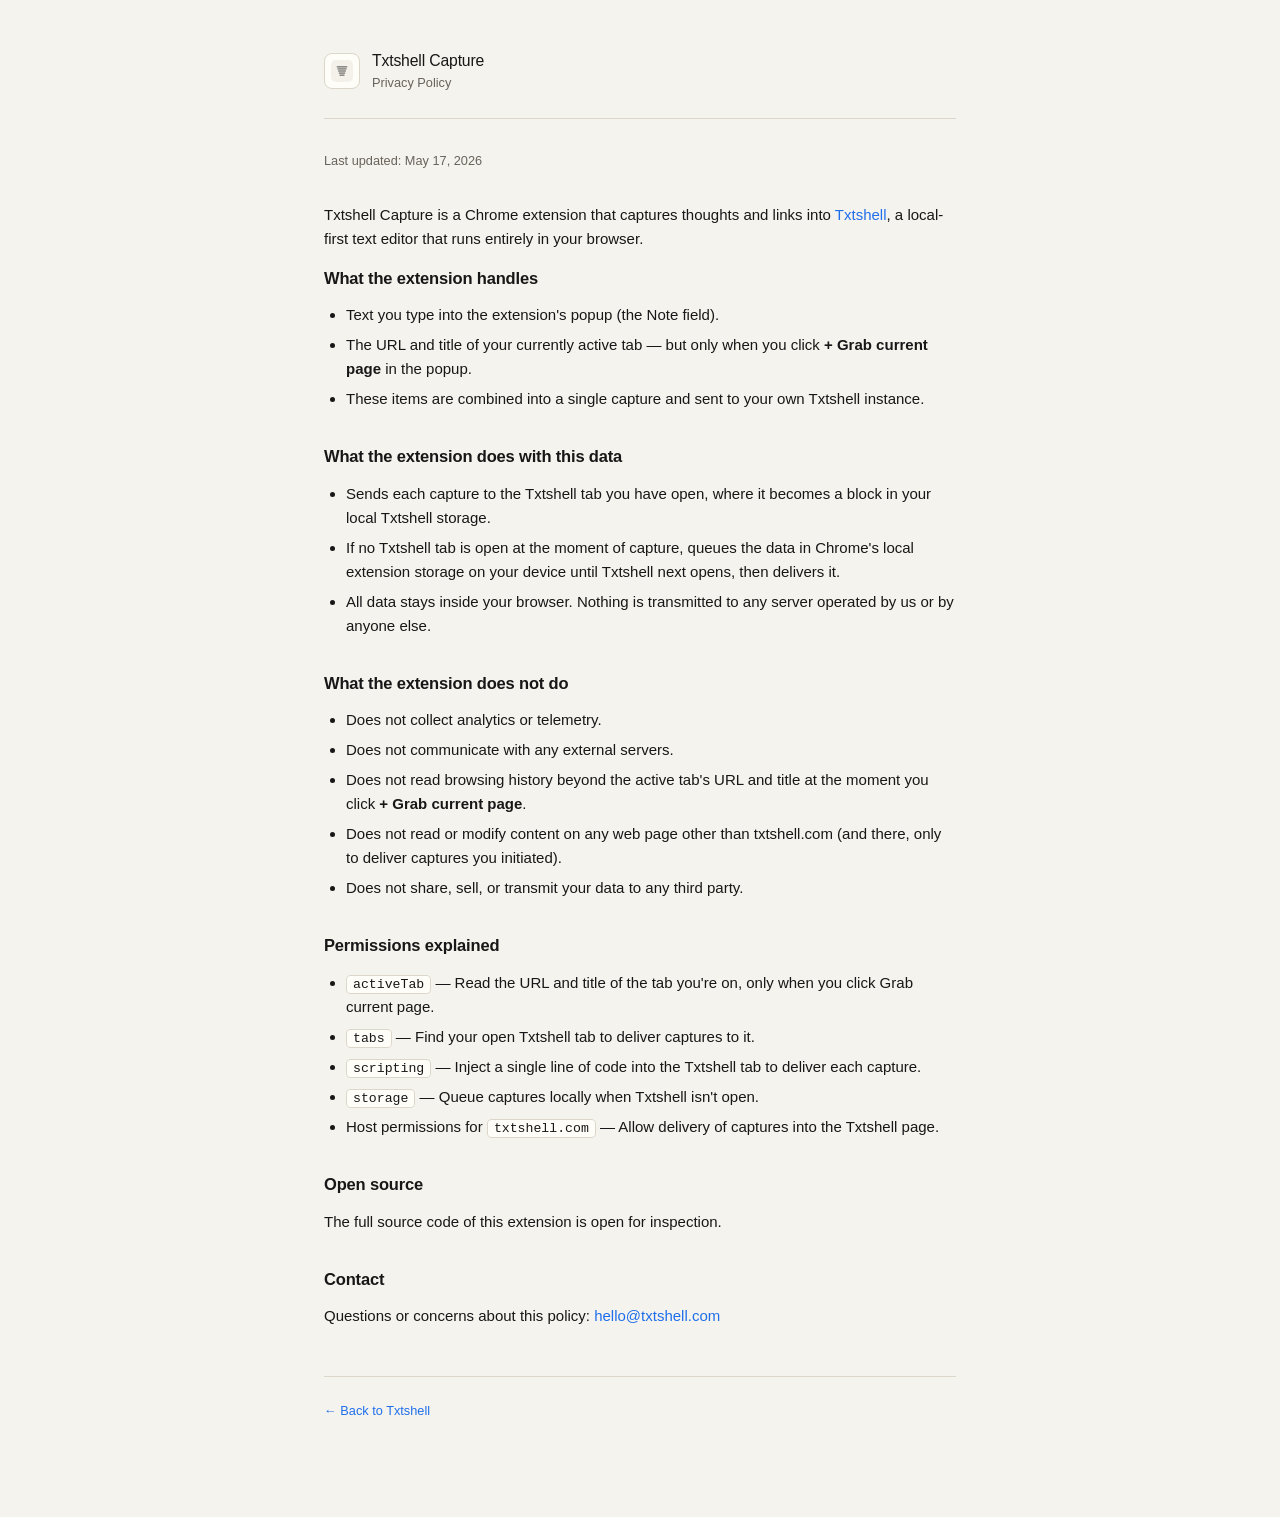
<file: privacy-extension.html>
<!DOCTYPE html>
<html lang="en">
<head>
  <meta charset="UTF-8">
  <meta name="viewport" content="width=device-width, initial-scale=1.0">
  <title>Privacy Policy — Txtshell Capture</title>
  <link rel="icon" type="image/svg+xml" href="logo-shell.svg">
  <style>
    :root {
      color-scheme: light;
      --bg: #f5f3ee;
      --paper: #fffdf8;
      --ink: #171717;
      --muted: #68635b;
      --line: #ddd6ca;
      --accent: #1f6feb;
      --font-sans: -apple-system, BlinkMacSystemFont, "Segoe UI", sans-serif;
      --font-mono: "SFMono-Regular", "Menlo", "Consolas", monospace;
    }

    @media (prefers-color-scheme: dark) {
      :root {
        color-scheme: dark;
        --bg: #121212;
        --paper: #1b1b1b;
        --ink: #f3f0e8;
        --muted: #b0a89d;
        --line: #2b2b2b;
        --accent: #7fb2ff;
      }
    }

    * { box-sizing: border-box; }

    html, body {
      margin: 0;
      background: var(--bg);
      color: var(--ink);
      font-family: var(--font-sans);
      font-size: 15px;
      line-height: 1.6;
    }

    .page {
      max-width: 680px;
      margin: 0 auto;
      padding: 48px 24px 96px;
    }

    .header {
      display: flex;
      align-items: center;
      gap: 12px;
      margin-bottom: 32px;
      padding-bottom: 24px;
      border-bottom: 1px solid var(--line);
    }

    .header a {
      display: flex;
      align-items: center;
      gap: 12px;
      color: var(--ink);
      text-decoration: none;
    }

    .header svg {
      width: 36px;
      height: 36px;
      border-radius: 8px;
      background: var(--paper);
      border: 1px solid var(--line);
      padding: 6px;
    }

    .header h1 {
      font-size: 1.05rem;
      font-weight: 500;
      margin: 0;
      letter-spacing: -0.01em;
    }

    .header .subtitle {
      color: var(--muted);
      font-size: 0.85rem;
    }

    h2 {
      font-size: 1.1rem;
      font-weight: 600;
      margin: 32px 0 12px;
      letter-spacing: -0.01em;
    }

    h2:first-of-type {
      margin-top: 8px;
    }

    .meta {
      color: var(--muted);
      font-size: 0.85rem;
      margin-bottom: 32px;
    }

    p {
      margin: 0 0 14px;
    }

    ul {
      margin: 0 0 14px;
      padding-left: 22px;
    }

    li {
      margin-bottom: 6px;
    }

    code, .perm {
      font-family: var(--font-mono);
      font-size: 0.88em;
      background: var(--paper);
      border: 1px solid var(--line);
      border-radius: 4px;
      padding: 1px 6px;
    }

    a {
      color: var(--accent);
      text-decoration: none;
    }

    a:hover {
      text-decoration: underline;
    }

    .footer {
      margin-top: 48px;
      padding-top: 24px;
      border-top: 1px solid var(--line);
      color: var(--muted);
      font-size: 0.85rem;
    }
  </style>
</head>
<body>
  <main class="page">
    <div class="header">
      <a href="/">
        <svg viewBox="0 0 128 128" xmlns="http://www.w3.org/2000/svg" aria-hidden="true">
          <rect width="128" height="128" rx="28" fill="#F4F1EA"/>
          <line x1="36" y1="40" x2="92" y2="40" stroke="#1E1E1E" stroke-width="4.5" stroke-linecap="round"/>
          <line x1="40" y1="52" x2="88" y2="52" stroke="#1E1E1E" stroke-width="4.5" stroke-linecap="round"/>
          <line x1="44" y1="64" x2="84" y2="64" stroke="#1E1E1E" stroke-width="4.5" stroke-linecap="round"/>
          <line x1="48" y1="76" x2="80" y2="76" stroke="#1E1E1E" stroke-width="4.5" stroke-linecap="round"/>
          <line x1="52" y1="88" x2="76" y2="88" stroke="#1E1E1E" stroke-width="4.5" stroke-linecap="round"/>
        </svg>
        <div>
          <h1>Txtshell Capture</h1>
          <div class="subtitle">Privacy Policy</div>
        </div>
      </a>
    </div>

    <p class="meta">Last updated: May 17, 2026</p>

    <p>
      Txtshell Capture is a Chrome extension that captures thoughts and links into
      <a href="https://txtshell.com">Txtshell</a>, a local-first text editor that runs entirely in your browser.
    </p>

    <h2>What the extension handles</h2>
    <ul>
      <li>Text you type into the extension's popup (the Note field).</li>
      <li>The URL and title of your currently active tab — but only when you click <strong>+ Grab current page</strong> in the popup.</li>
      <li>These items are combined into a single capture and sent to your own Txtshell instance.</li>
    </ul>

    <h2>What the extension does with this data</h2>
    <ul>
      <li>Sends each capture to the Txtshell tab you have open, where it becomes a block in your local Txtshell storage.</li>
      <li>If no Txtshell tab is open at the moment of capture, queues the data in Chrome's local extension storage on your device until Txtshell next opens, then delivers it.</li>
      <li>All data stays inside your browser. Nothing is transmitted to any server operated by us or by anyone else.</li>
    </ul>

    <h2>What the extension does not do</h2>
    <ul>
      <li>Does not collect analytics or telemetry.</li>
      <li>Does not communicate with any external servers.</li>
      <li>Does not read browsing history beyond the active tab's URL and title at the moment you click <strong>+ Grab current page</strong>.</li>
      <li>Does not read or modify content on any web page other than txtshell.com (and there, only to deliver captures you initiated).</li>
      <li>Does not share, sell, or transmit your data to any third party.</li>
    </ul>

    <h2>Permissions explained</h2>
    <ul>
      <li><span class="perm">activeTab</span> — Read the URL and title of the tab you're on, only when you click Grab current page.</li>
      <li><span class="perm">tabs</span> — Find your open Txtshell tab to deliver captures to it.</li>
      <li><span class="perm">scripting</span> — Inject a single line of code into the Txtshell tab to deliver each capture.</li>
      <li><span class="perm">storage</span> — Queue captures locally when Txtshell isn't open.</li>
      <li>Host permissions for <code>txtshell.com</code> — Allow delivery of captures into the Txtshell page.</li>
    </ul>

    <h2>Open source</h2>
    <p>The full source code of this extension is open for inspection.</p>

    <h2>Contact</h2>
    <p>Questions or concerns about this policy: <a href="mailto:hello@txtshell.com">hello@txtshell.com</a></p>

    <div class="footer">
      <a href="/">← Back to Txtshell</a>
    </div>
  </main>
</body>
</html>
</file>
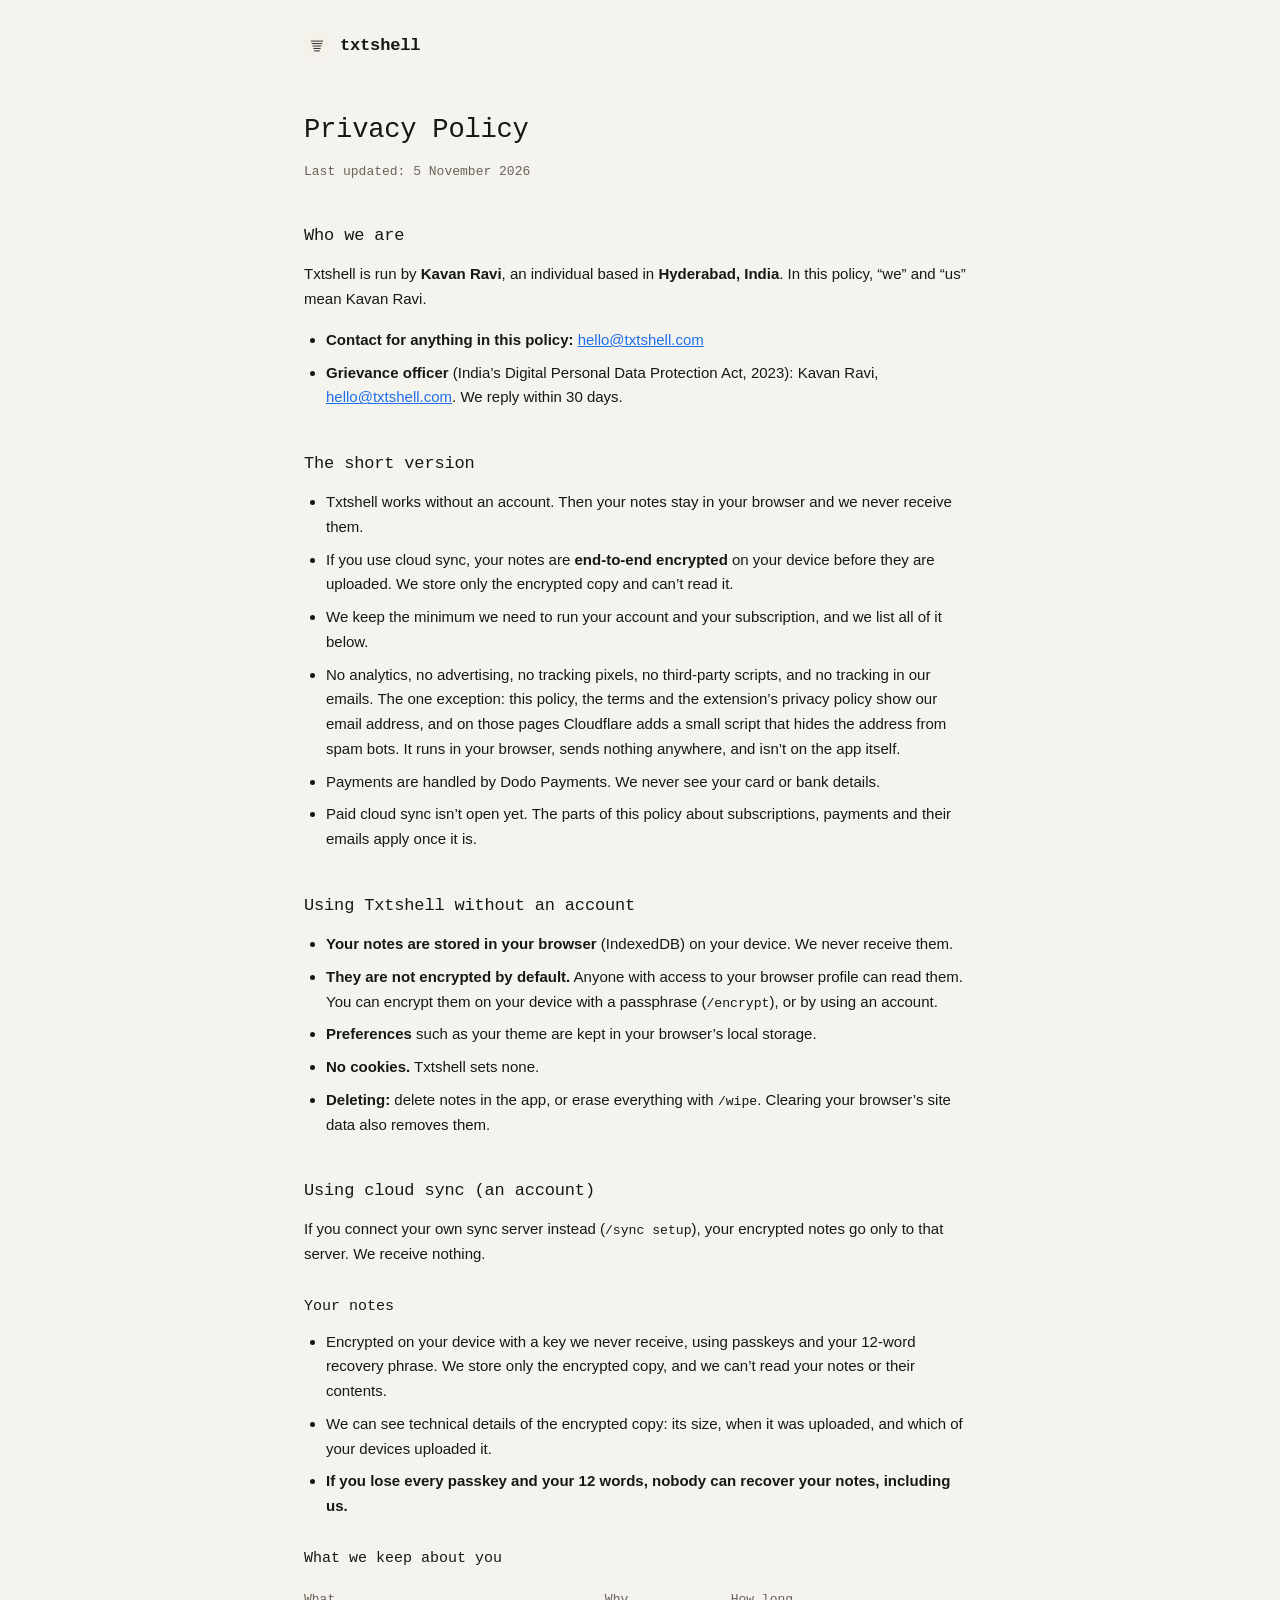
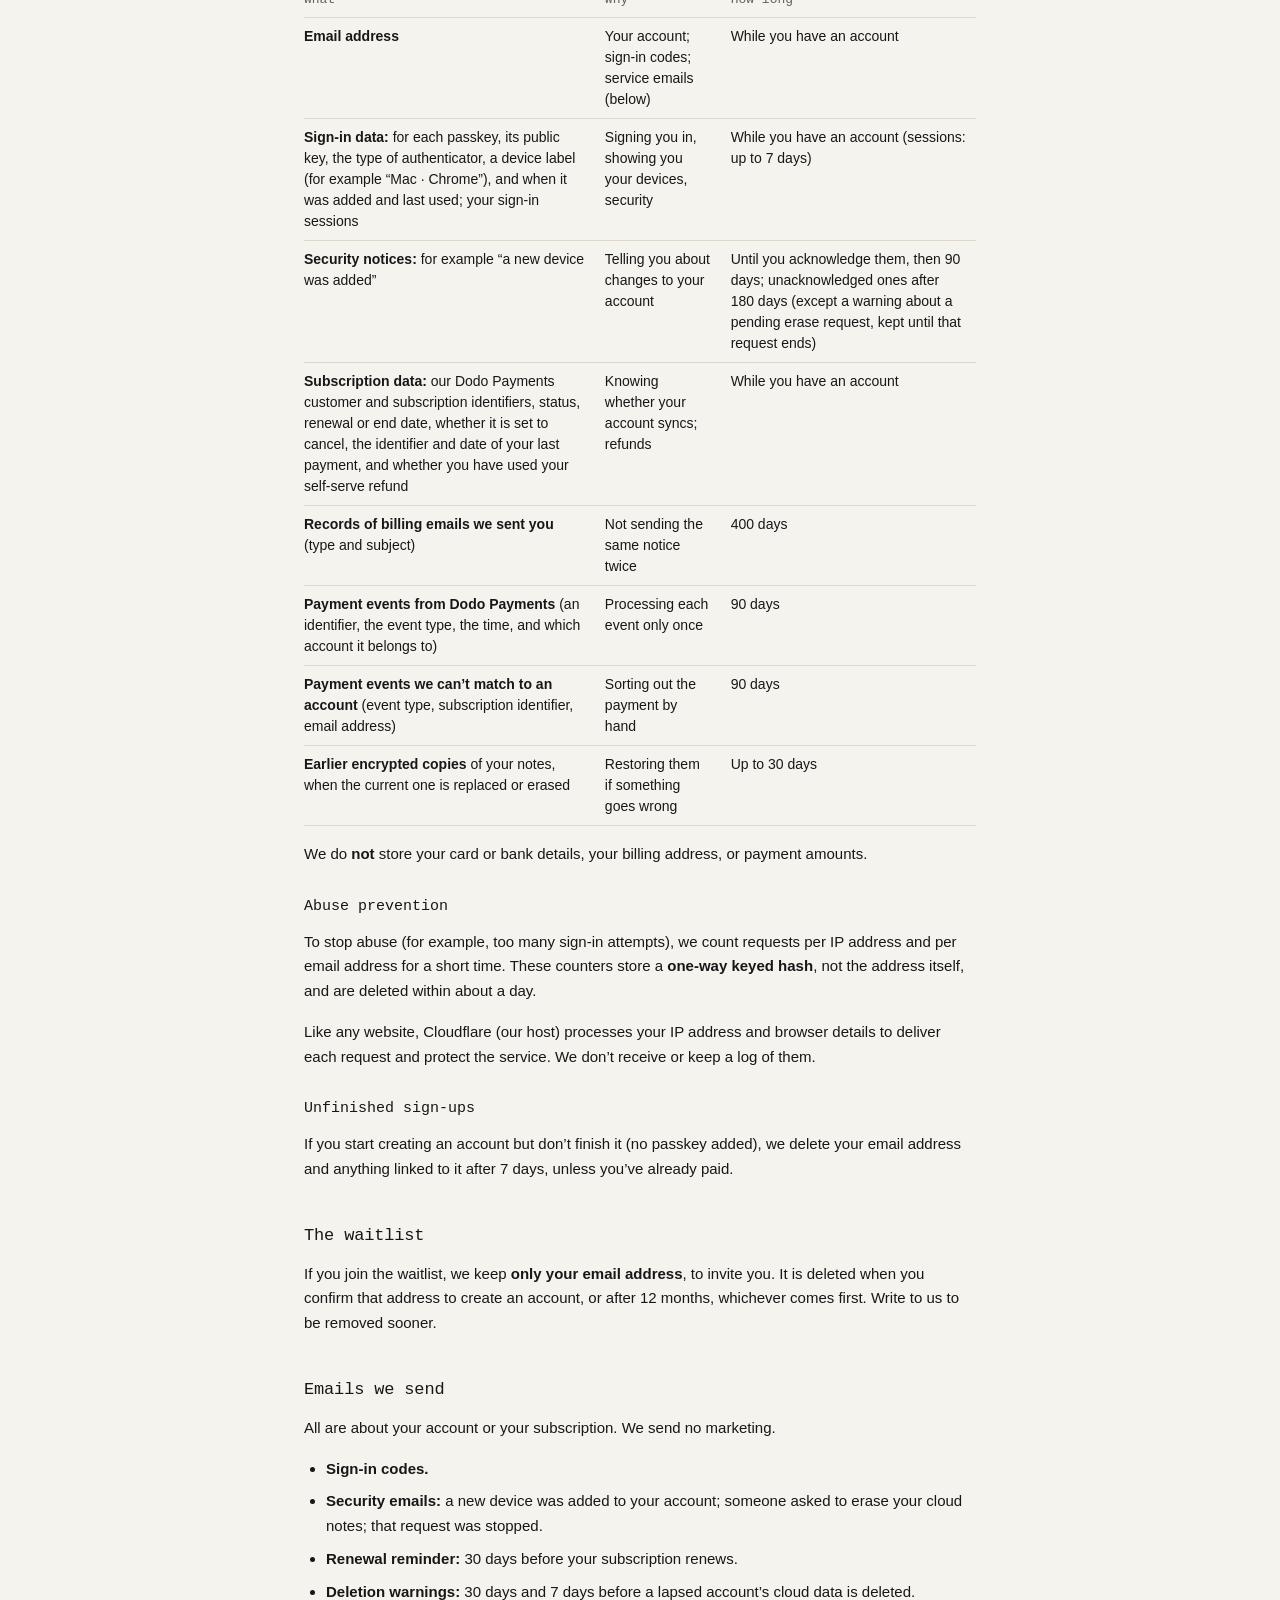
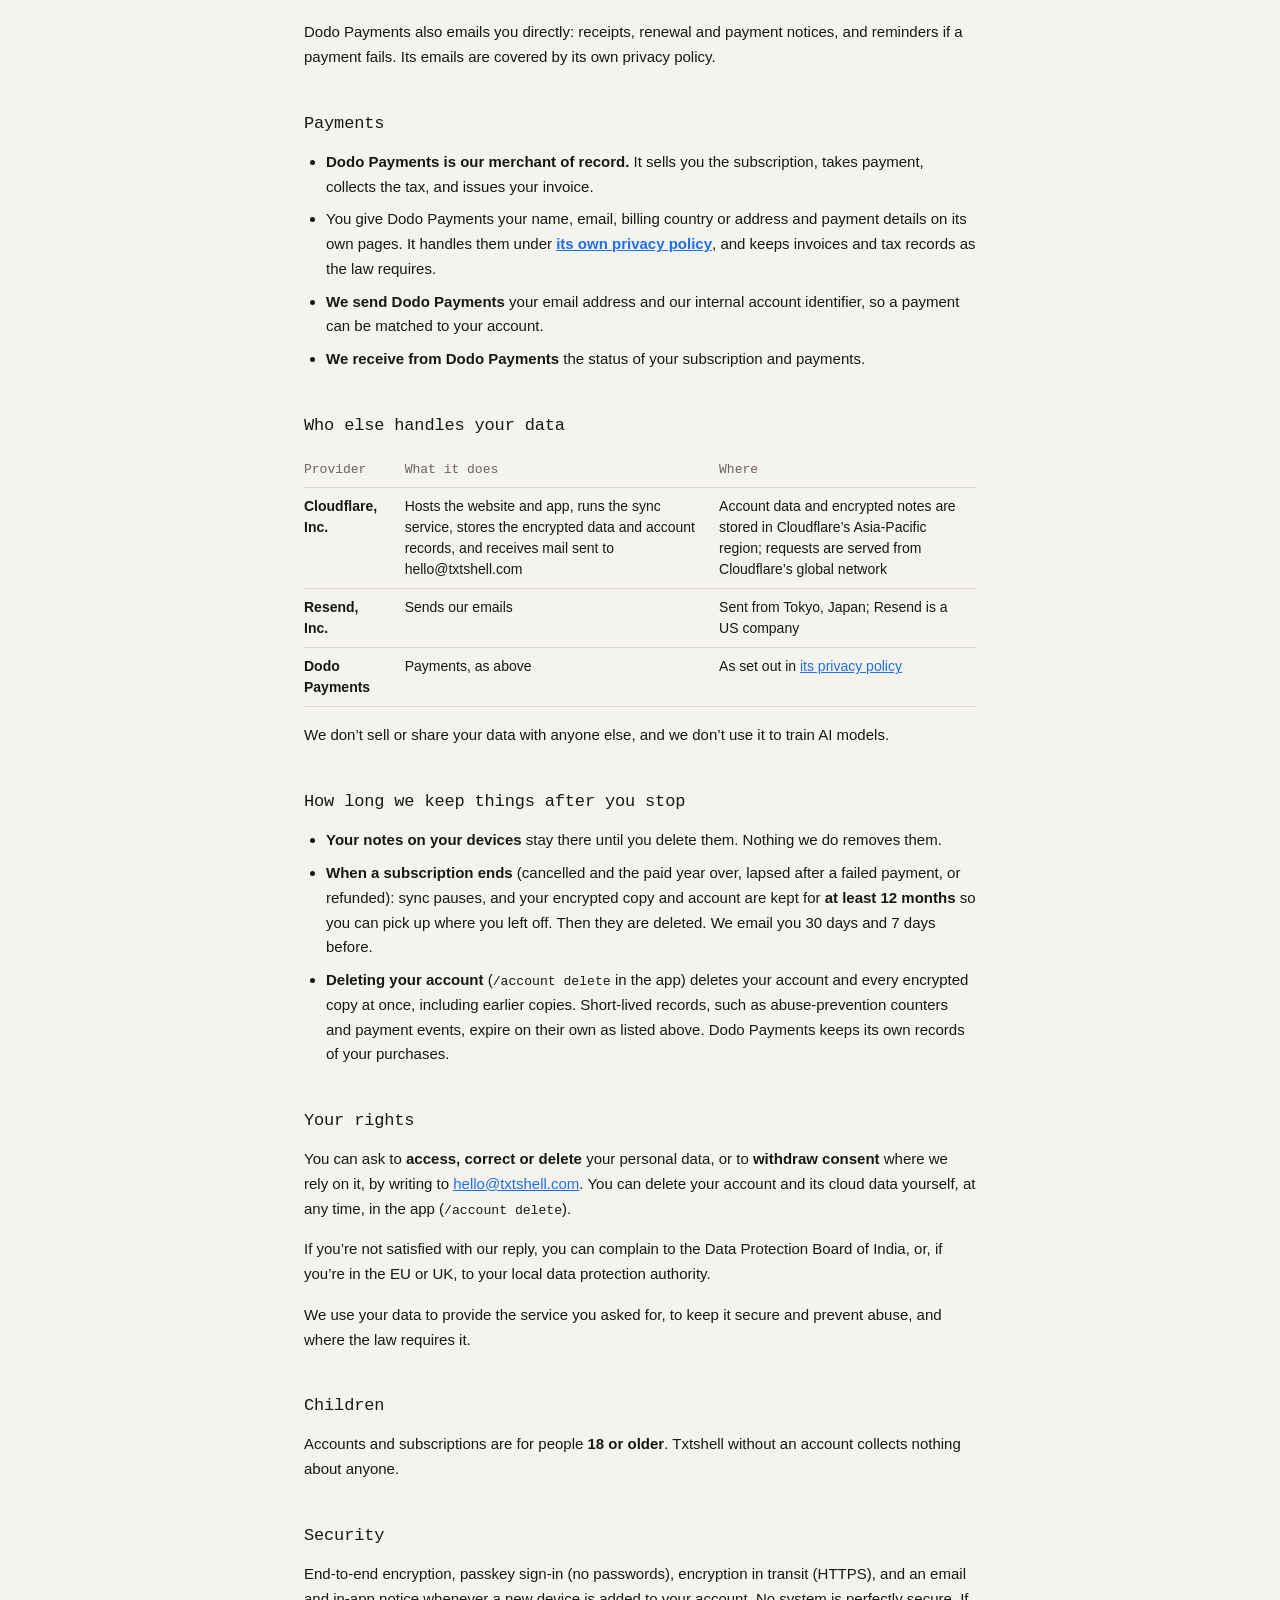
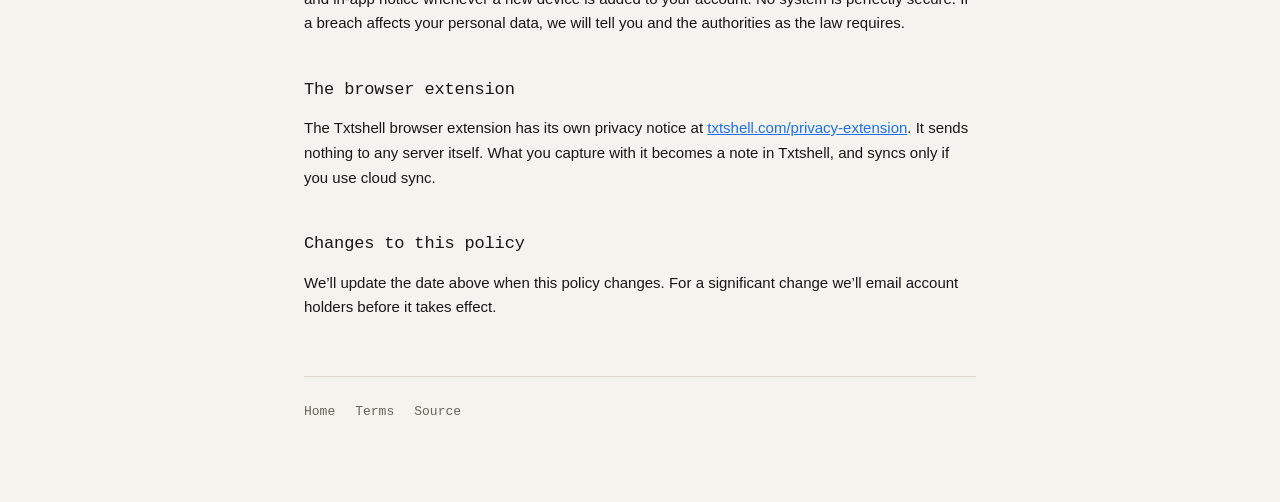
<file: privacy.html>
<!DOCTYPE html>
<html lang="en">
<head>
<meta charset="UTF-8" />
<meta name="viewport" content="width=device-width, initial-scale=1.0" />
<title>Privacy Policy — Txtshell</title>
<meta name="description" content="How Txtshell handles your data: what we keep, why, and for how long." />
<link rel="icon" type="image/svg+xml" href="/logo-shell.svg" />
<script>
  // Apply the app's saved theme before first paint (key must match THEME_KEY in app.js).
  try {
    var t = localStorage.getItem("txtshell-theme-v1");
    if (t === "dark" || t === "light") document.documentElement.setAttribute("data-theme", t);
  } catch (e) {}
</script>
<style>
  :root {
    color-scheme: light;
    --bg: #f5f3ee; --paper: #fffdf8; --ink: #171717; --muted: #68635b;
    --line: #ddd6ca; --accent: #1f6feb; --radius: 10px;
    --font-sans: -apple-system, BlinkMacSystemFont, "Segoe UI", sans-serif;
    --font-mono: "SFMono-Regular", "Menlo", "Consolas", monospace;
  }
  /* Dark palette mirrors body[data-theme="dark"] in the app's styles.css. The
     app's saved theme (localStorage, applied to <html> by the script below)
     wins; with no saved choice we follow the OS. */
  @media (prefers-color-scheme: dark) {
    :root:not([data-theme="light"]) {
      color-scheme: dark;
      --bg: #121212; --paper: #1b1b1b; --ink: #f3f0e8; --muted: #b0a89d;
      --line: #2b2b2b; --accent: #7fb2ff;
    }
  }
  :root[data-theme="dark"] {
    color-scheme: dark;
    --bg: #121212; --paper: #1b1b1b; --ink: #f3f0e8; --muted: #b0a89d;
    --line: #2b2b2b; --accent: #7fb2ff;
  }
  * { box-sizing: border-box; margin: 0; padding: 0; }
  body { background: var(--bg); color: var(--ink); font-family: var(--font-sans); line-height: 1.65; -webkit-font-smoothing: antialiased; }
  .wrap { max-width: 720px; margin: 0 auto; padding: 32px 24px 80px; }
  .brand { display: flex; align-items: center; gap: 10px; font-family: var(--font-mono); font-weight: 600; font-size: 1.0625rem; letter-spacing: -0.01em; margin-bottom: 48px; text-decoration: none; color: var(--ink); }
  .brand img { width: 26px; height: 26px; border-radius: 7px; }
  h1 { font-family: var(--font-mono); font-weight: 500; font-size: clamp(1.35rem, 2.4vw, 1.7rem); letter-spacing: -0.01em; margin-bottom: 8px; }
  .updated { font-family: var(--font-mono); font-size: 0.8125rem; color: var(--muted); margin-bottom: 40px; }
  h2 { font-family: var(--font-mono); font-weight: 500; font-size: 1.0625rem; margin: 40px 0 12px; letter-spacing: -0.01em; }
  p { margin: 0 0 16px; font-size: 0.9375rem; }
  ul { margin: 0 0 16px; padding-left: 22px; }
  li { font-size: 0.9375rem; margin-bottom: 8px; }
  strong { font-weight: 600; }
  a { color: var(--accent); }
  .lead { font-size: 1.0625rem; color: var(--muted); margin-bottom: 8px; }
  .note { font-family: var(--font-mono); font-size: 0.8125rem; color: var(--muted); background: var(--paper); border: 1px solid var(--line); border-left: 2px solid var(--accent); border-radius: var(--radius); padding: 16px 18px; margin: 24px 0; }
  footer { margin-top: 56px; padding-top: 24px; border-top: 1px solid var(--line); font-family: var(--font-mono); font-size: 0.8125rem; color: var(--muted); display: flex; gap: 20px; flex-wrap: wrap; }
  footer a { color: var(--muted); text-decoration: none; }
  footer a:hover { color: var(--ink); }
  h3 { font-family: var(--font-mono); font-weight: 500; font-size: 0.9375rem; margin: 28px 0 10px; }
  code { font-family: var(--font-mono); font-size: 0.875em; }
  .table-wrap { overflow-x: auto; margin: 0 0 16px; }
  table { width: 100%; border-collapse: collapse; font-size: 0.875rem; line-height: 1.5; }
  th, td { text-align: left; vertical-align: top; padding: 8px 10px; border-bottom: 1px solid var(--line); }
  th { font-family: var(--font-mono); font-weight: 500; font-size: 0.8125rem; color: var(--muted); }
  td:first-child, th:first-child { padding-left: 0; }
</style>
</head>
<body>
<div class="wrap">
  <a class="brand" href="/">
    <img src="/logo-shell.svg" alt="" />
    txtshell
  </a>

  <h1>Privacy Policy</h1>
  <p class="updated">Last updated: 5 November 2026</p>

  <h2>Who we are</h2>
  <p>Txtshell is run by <strong>Kavan Ravi</strong>, an individual based in <strong>Hyderabad, India</strong>. In this policy, “we” and “us” mean Kavan Ravi.</p>
  <ul>
    <li><strong>Contact for anything in this policy:</strong> <a href="mailto:hello@txtshell.com">hello@txtshell.com</a></li>
    <li><strong>Grievance officer</strong> (India’s Digital Personal Data Protection Act, 2023): Kavan Ravi, <a href="mailto:hello@txtshell.com">hello@txtshell.com</a>. We reply within 30 days.</li>
  </ul>

  <h2>The short version</h2>
  <ul>
    <li>Txtshell works without an account. Then your notes stay in your browser and we never receive them.</li>
    <li>If you use cloud sync, your notes are <strong>end-to-end encrypted</strong> on your device before they are uploaded. We store only the encrypted copy and can’t read it.</li>
    <li>We keep the minimum we need to run your account and your subscription, and we list all of it below.</li>
    <li>No analytics, no advertising, no tracking pixels, no third-party scripts, and no tracking in our emails. The one exception: this policy, the terms and the extension’s privacy policy show our email address, and on those pages Cloudflare adds a small script that hides the address from spam bots. It runs in your browser, sends nothing anywhere, and isn’t on the app itself.</li>
    <li>Payments are handled by Dodo Payments. We never see your card or bank details.</li>
    <li>Paid cloud sync isn’t open yet. The parts of this policy about subscriptions, payments and their emails apply once it is.</li>
  </ul>

  <h2>Using Txtshell without an account</h2>
  <ul>
    <li><strong>Your notes are stored in your browser</strong> (IndexedDB) on your device. We never receive them.</li>
    <li><strong>They are not encrypted by default.</strong> Anyone with access to your browser profile can read them. You can encrypt them on your device with a passphrase (<code>/encrypt</code>), or by using an account.</li>
    <li><strong>Preferences</strong> such as your theme are kept in your browser’s local storage.</li>
    <li><strong>No cookies.</strong> Txtshell sets none.</li>
    <li><strong>Deleting:</strong> delete notes in the app, or erase everything with <code>/wipe</code>. Clearing your browser’s site data also removes them.</li>
  </ul>

  <h2>Using cloud sync (an account)</h2>
  <p>If you connect your own sync server instead (<code>/sync setup</code>), your encrypted notes go only to that server. We receive nothing.</p>

  <h3>Your notes</h3>
  <ul>
    <li>Encrypted on your device with a key we never receive, using passkeys and your 12-word recovery phrase. We store only the encrypted copy, and we can’t read your notes or their contents.</li>
    <li>We can see technical details of the encrypted copy: its size, when it was uploaded, and which of your devices uploaded it.</li>
    <li><strong>If you lose every passkey and your 12 words, nobody can recover your notes, including us.</strong></li>
  </ul>

  <h3>What we keep about you</h3>
  <div class="table-wrap">
  <table>
    <thead><tr><th>What</th><th>Why</th><th>How long</th></tr></thead>
    <tbody>
      <tr><td><strong>Email address</strong></td><td>Your account; sign-in codes; service emails (below)</td><td>While you have an account</td></tr>
      <tr><td><strong>Sign-in data:</strong> for each passkey, its public key, the type of authenticator, a device label (for example “Mac · Chrome”), and when it was added and last used; your sign-in sessions</td><td>Signing you in, showing you your devices, security</td><td>While you have an account (sessions: up to 7 days)</td></tr>
      <tr><td><strong>Security notices:</strong> for example “a new device was added”</td><td>Telling you about changes to your account</td><td>Until you acknowledge them, then 90 days; unacknowledged ones after 180 days (except a warning about a pending erase request, kept until that request ends)</td></tr>
      <tr><td><strong>Subscription data:</strong> our Dodo Payments customer and subscription identifiers, status, renewal or end date, whether it is set to cancel, the identifier and date of your last payment, and whether you have used your self-serve refund</td><td>Knowing whether your account syncs; refunds</td><td>While you have an account</td></tr>
      <tr><td><strong>Records of billing emails we sent you</strong> (type and subject)</td><td>Not sending the same notice twice</td><td>400 days</td></tr>
      <tr><td><strong>Payment events from Dodo Payments</strong> (an identifier, the event type, the time, and which account it belongs to)</td><td>Processing each event only once</td><td>90 days</td></tr>
      <tr><td><strong>Payment events we can’t match to an account</strong> (event type, subscription identifier, email address)</td><td>Sorting out the payment by hand</td><td>90 days</td></tr>
      <tr><td><strong>Earlier encrypted copies</strong> of your notes, when the current one is replaced or erased</td><td>Restoring them if something goes wrong</td><td>Up to 30 days</td></tr>
    </tbody>
  </table>
  </div>
  <p>We do <strong>not</strong> store your card or bank details, your billing address, or payment amounts.</p>

  <h3>Abuse prevention</h3>
  <p>To stop abuse (for example, too many sign-in attempts), we count requests per IP address and per email address for a short time. These counters store a <strong>one-way keyed hash</strong>, not the address itself, and are deleted within about a day.</p>
  <p>Like any website, Cloudflare (our host) processes your IP address and browser details to deliver each request and protect the service. We don’t receive or keep a log of them.</p>

  <h3>Unfinished sign-ups</h3>
  <p>If you start creating an account but don’t finish it (no passkey added), we delete your email address and anything linked to it after 7 days, unless you’ve already paid.</p>

  <h2>The waitlist</h2>
  <p>If you join the waitlist, we keep <strong>only your email address</strong>, to invite you. It is deleted when you confirm that address to create an account, or after 12 months, whichever comes first. Write to us to be removed sooner.</p>

  <h2>Emails we send</h2>
  <p>All are about your account or your subscription. We send no marketing.</p>
  <ul>
    <li><strong>Sign-in codes.</strong></li>
    <li><strong>Security emails:</strong> a new device was added to your account; someone asked to erase your cloud notes; that request was stopped.</li>
    <li><strong>Renewal reminder:</strong> 30 days before your subscription renews.</li>
    <li><strong>Deletion warnings:</strong> 30 days and 7 days before a lapsed account’s cloud data is deleted.</li>
  </ul>
  <p>Dodo Payments also emails you directly: receipts, renewal and payment notices, and reminders if a payment fails. Its emails are covered by its own privacy policy.</p>

  <h2>Payments</h2>
  <ul>
    <li><strong>Dodo Payments is our merchant of record.</strong> It sells you the subscription, takes payment, collects the tax, and issues your invoice.</li>
    <li>You give Dodo Payments your name, email, billing country or address and payment details on its own pages. It handles them under <strong><a href="https://dodopayments.com/legal/privacy-policy">its own privacy policy</a></strong>, and keeps invoices and tax records as the law requires.</li>
    <li><strong>We send Dodo Payments</strong> your email address and our internal account identifier, so a payment can be matched to your account.</li>
    <li><strong>We receive from Dodo Payments</strong> the status of your subscription and payments.</li>
  </ul>

  <h2>Who else handles your data</h2>
  <div class="table-wrap">
  <table>
    <thead><tr><th>Provider</th><th>What it does</th><th>Where</th></tr></thead>
    <tbody>
      <tr><td><strong>Cloudflare, Inc.</strong></td><td>Hosts the website and app, runs the sync service, stores the encrypted data and account records, and receives mail sent to hello@txtshell.com</td><td>Account data and encrypted notes are stored in Cloudflare’s Asia-Pacific region; requests are served from Cloudflare’s global network</td></tr>
      <tr><td><strong>Resend, Inc.</strong></td><td>Sends our emails</td><td>Sent from Tokyo, Japan; Resend is a US company</td></tr>
      <tr><td><strong>Dodo Payments</strong></td><td>Payments, as above</td><td>As set out in <a href="https://dodopayments.com/legal/privacy-policy">its privacy policy</a></td></tr>
    </tbody>
  </table>
  </div>
  <p>We don’t sell or share your data with anyone else, and we don’t use it to train AI models.</p>

  <h2>How long we keep things after you stop</h2>
  <ul>
    <li><strong>Your notes on your devices</strong> stay there until you delete them. Nothing we do removes them.</li>
    <li><strong>When a subscription ends</strong> (cancelled and the paid year over, lapsed after a failed payment, or refunded): sync pauses, and your encrypted copy and account are kept for <strong>at least 12 months</strong> so you can pick up where you left off. Then they are deleted. We email you 30 days and 7 days before.</li>
    <li><strong>Deleting your account</strong> (<code>/account delete</code> in the app) deletes your account and every encrypted copy at once, including earlier copies. Short-lived records, such as abuse-prevention counters and payment events, expire on their own as listed above. Dodo Payments keeps its own records of your purchases.</li>
  </ul>

  <h2>Your rights</h2>
  <p>You can ask to <strong>access, correct or delete</strong> your personal data, or to <strong>withdraw consent</strong> where we rely on it, by writing to <a href="mailto:hello@txtshell.com">hello@txtshell.com</a>. You can delete your account and its cloud data yourself, at any time, in the app (<code>/account delete</code>).</p>
  <p>If you’re not satisfied with our reply, you can complain to the Data Protection Board of India, or, if you’re in the EU or UK, to your local data protection authority.</p>
  <p>We use your data to provide the service you asked for, to keep it secure and prevent abuse, and where the law requires it.</p>

  <h2>Children</h2>
  <p>Accounts and subscriptions are for people <strong>18 or older</strong>. Txtshell without an account collects nothing about anyone.</p>

  <h2>Security</h2>
  <p>End-to-end encryption, passkey sign-in (no passwords), encryption in transit (HTTPS), and an email and in-app notice whenever a new device is added to your account. No system is perfectly secure. If a breach affects your personal data, we will tell you and the authorities as the law requires.</p>

  <h2>The browser extension</h2>
  <p>The Txtshell browser extension has its own privacy notice at <a href="/privacy-extension.html">txtshell.com/privacy-extension</a>. It sends nothing to any server itself. What you capture with it becomes a note in Txtshell, and syncs only if you use cloud sync.</p>

  <h2>Changes to this policy</h2>
  <p>We’ll update the date above when this policy changes. For a significant change we’ll email account holders before it takes effect.</p>

  <footer>
    <a href="/">Home</a>
    <a href="/terms.html">Terms</a>
    <a href="https://github.com/gitkvn/txtshell">Source</a>
  </footer>
</div>
</body>
</html>
</file>
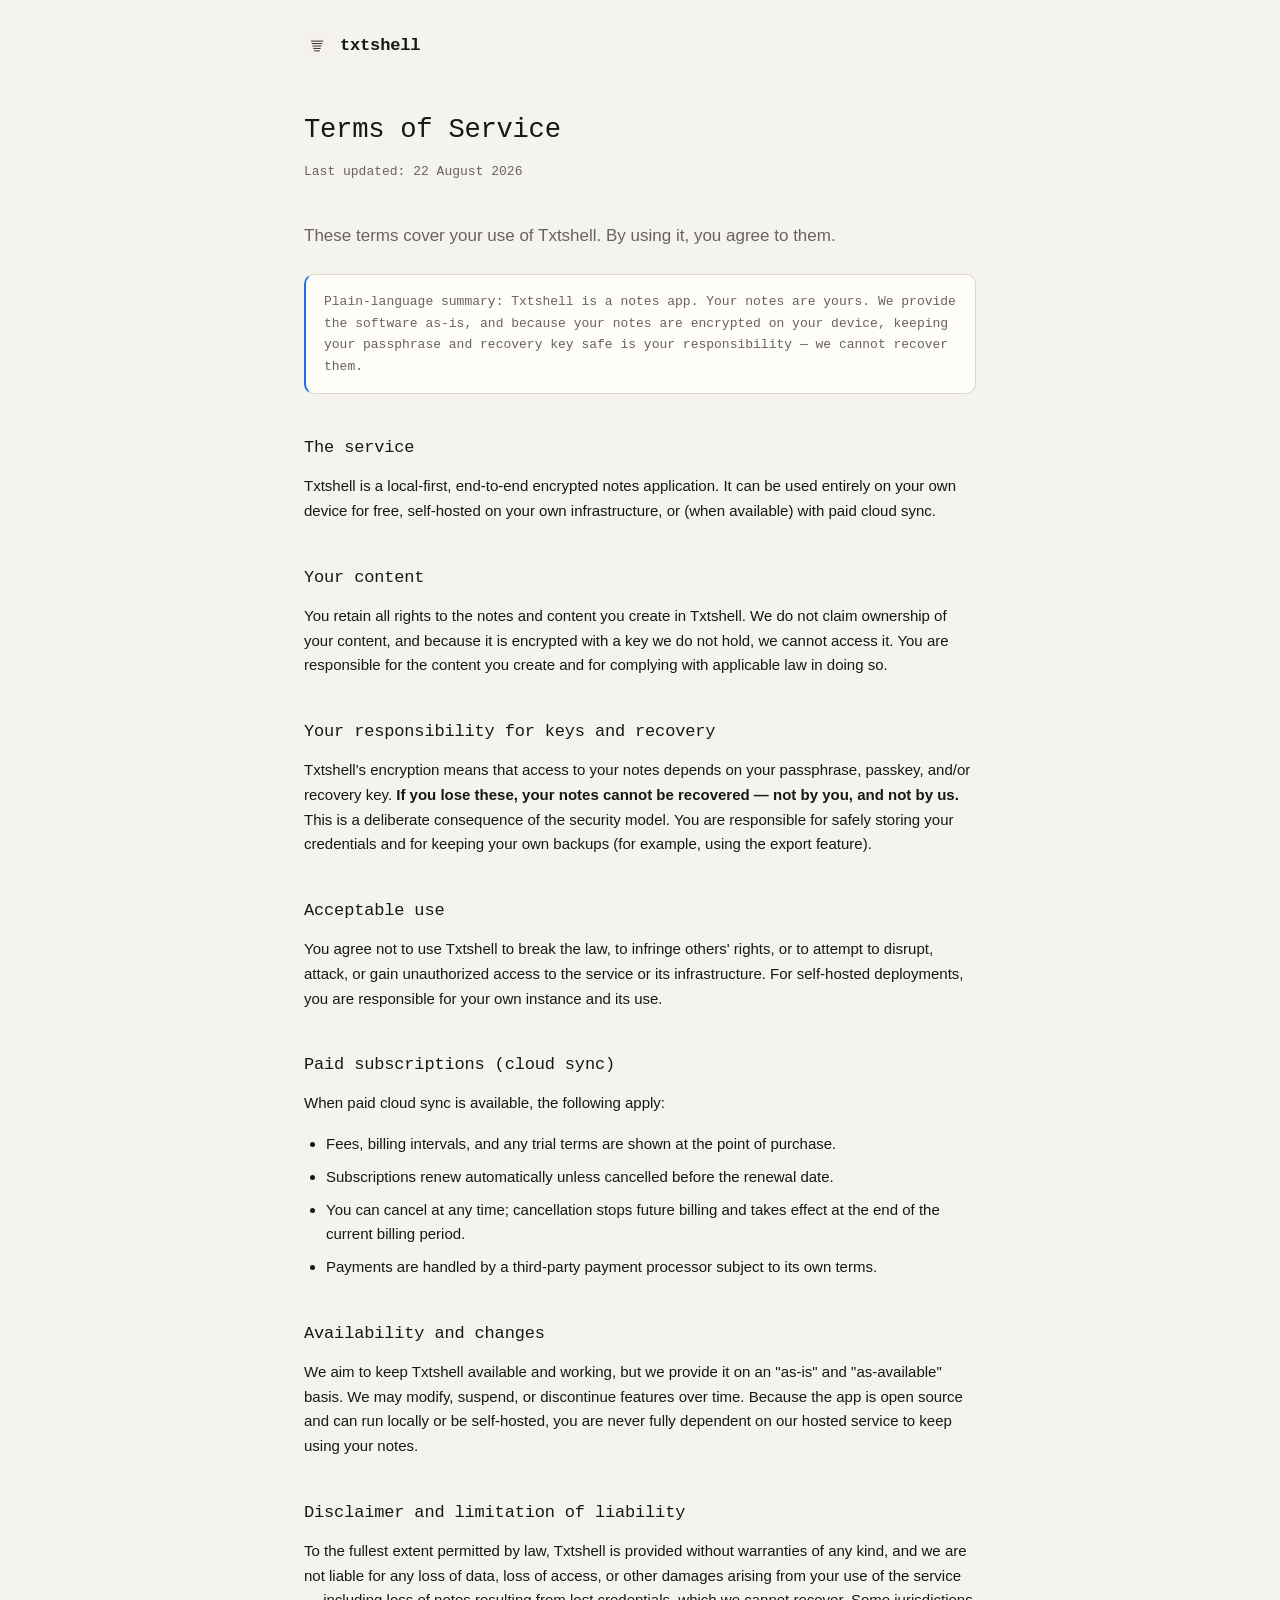
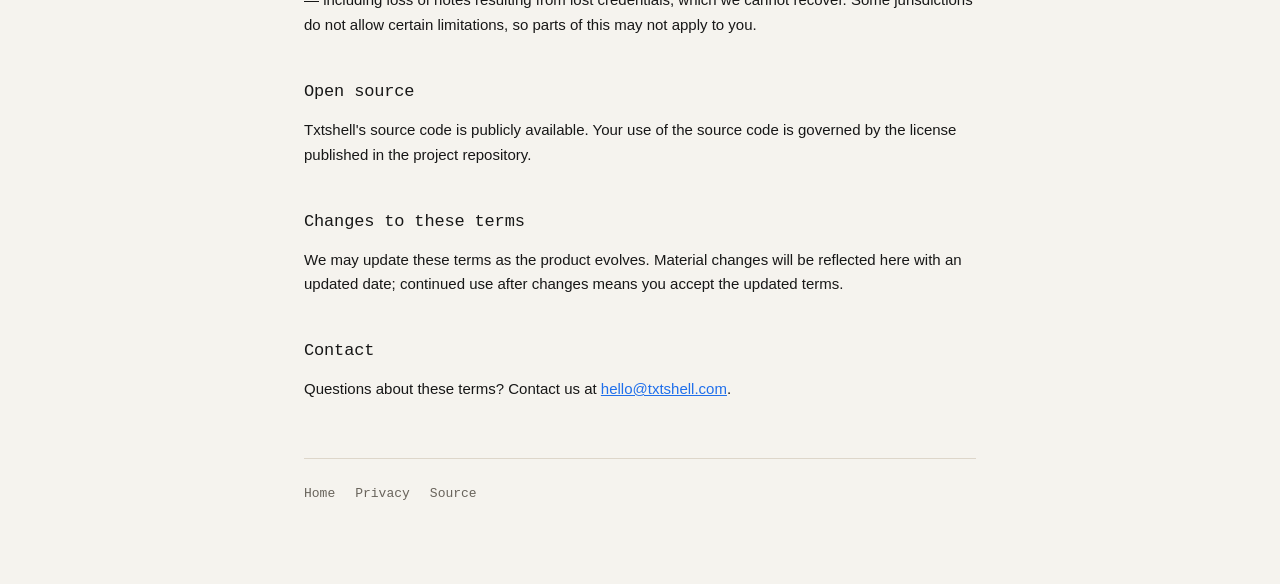
<file: terms.html>
<!DOCTYPE html>
<html lang="en">
<head>
<meta charset="UTF-8" />
<meta name="viewport" content="width=device-width, initial-scale=1.0" />
<title>Terms of Service — Txtshell</title>
<meta name="description" content="The terms for using Txtshell." />
<link rel="icon" type="image/svg+xml" href="/logo-shell.svg" />
<script>
  // Apply the app's saved theme before first paint (key must match THEME_KEY in app.js).
  try {
    var t = localStorage.getItem("txtshell-theme-v1");
    if (t === "dark" || t === "light") document.documentElement.setAttribute("data-theme", t);
  } catch (e) {}
</script>
<style>
  :root {
    color-scheme: light;
    --bg: #f5f3ee; --paper: #fffdf8; --ink: #171717; --muted: #68635b;
    --line: #ddd6ca; --accent: #1f6feb; --radius: 10px;
    --font-sans: -apple-system, BlinkMacSystemFont, "Segoe UI", sans-serif;
    --font-mono: "SFMono-Regular", "Menlo", "Consolas", monospace;
  }
  /* Dark palette mirrors body[data-theme="dark"] in the app's styles.css. The
     app's saved theme (localStorage, applied to <html> by the script below)
     wins; with no saved choice we follow the OS. */
  @media (prefers-color-scheme: dark) {
    :root:not([data-theme="light"]) {
      color-scheme: dark;
      --bg: #121212; --paper: #1b1b1b; --ink: #f3f0e8; --muted: #b0a89d;
      --line: #2b2b2b; --accent: #7fb2ff;
    }
  }
  :root[data-theme="dark"] {
    color-scheme: dark;
    --bg: #121212; --paper: #1b1b1b; --ink: #f3f0e8; --muted: #b0a89d;
    --line: #2b2b2b; --accent: #7fb2ff;
  }
  * { box-sizing: border-box; margin: 0; padding: 0; }
  body { background: var(--bg); color: var(--ink); font-family: var(--font-sans); line-height: 1.65; -webkit-font-smoothing: antialiased; }
  .wrap { max-width: 720px; margin: 0 auto; padding: 32px 24px 80px; }
  .brand { display: flex; align-items: center; gap: 10px; font-family: var(--font-mono); font-weight: 600; font-size: 1.0625rem; letter-spacing: -0.01em; margin-bottom: 48px; text-decoration: none; color: var(--ink); }
  .brand img { width: 26px; height: 26px; border-radius: 7px; }
  h1 { font-family: var(--font-mono); font-weight: 500; font-size: clamp(1.35rem, 2.4vw, 1.7rem); letter-spacing: -0.01em; margin-bottom: 8px; }
  .updated { font-family: var(--font-mono); font-size: 0.8125rem; color: var(--muted); margin-bottom: 40px; }
  h2 { font-family: var(--font-mono); font-weight: 500; font-size: 1.0625rem; margin: 40px 0 12px; letter-spacing: -0.01em; }
  p { margin: 0 0 16px; font-size: 0.9375rem; }
  ul { margin: 0 0 16px; padding-left: 22px; }
  li { font-size: 0.9375rem; margin-bottom: 8px; }
  strong { font-weight: 600; }
  a { color: var(--accent); }
  .lead { font-size: 1.0625rem; color: var(--muted); margin-bottom: 8px; }
  .note { font-family: var(--font-mono); font-size: 0.8125rem; color: var(--muted); background: var(--paper); border: 1px solid var(--line); border-left: 2px solid var(--accent); border-radius: var(--radius); padding: 16px 18px; margin: 24px 0; }
  footer { margin-top: 56px; padding-top: 24px; border-top: 1px solid var(--line); font-family: var(--font-mono); font-size: 0.8125rem; color: var(--muted); display: flex; gap: 20px; flex-wrap: wrap; }
  footer a { color: var(--muted); text-decoration: none; }
  footer a:hover { color: var(--ink); }
</style>
</head>
<body>
<div class="wrap">
  <a class="brand" href="/">
    <img src="/logo-shell.svg" alt="" />
    txtshell
  </a>

  <h1>Terms of Service</h1>
  <p class="updated">Last updated: 22 August 2026</p>

  <p class="lead">These terms cover your use of Txtshell. By using it, you agree to them.</p>

  <div class="note">Plain-language summary: Txtshell is a notes app. Your notes are yours. We provide the software as-is, and because your notes are encrypted on your device, keeping your passphrase and recovery key safe is your responsibility — we cannot recover them.</div>

  <h2>The service</h2>
  <p>Txtshell is a local-first, end-to-end encrypted notes application. It can be used entirely on your own device for free, self-hosted on your own infrastructure, or (when available) with paid cloud sync.</p>

  <h2>Your content</h2>
  <p>You retain all rights to the notes and content you create in Txtshell. We do not claim ownership of your content, and because it is encrypted with a key we do not hold, we cannot access it. You are responsible for the content you create and for complying with applicable law in doing so.</p>

  <h2>Your responsibility for keys and recovery</h2>
  <p>Txtshell's encryption means that access to your notes depends on your passphrase, passkey, and/or recovery key. <strong>If you lose these, your notes cannot be recovered — not by you, and not by us.</strong> This is a deliberate consequence of the security model. You are responsible for safely storing your credentials and for keeping your own backups (for example, using the export feature).</p>

  <h2>Acceptable use</h2>
  <p>You agree not to use Txtshell to break the law, to infringe others' rights, or to attempt to disrupt, attack, or gain unauthorized access to the service or its infrastructure. For self-hosted deployments, you are responsible for your own instance and its use.</p>

  <h2>Paid subscriptions (cloud sync)</h2>
  <p>When paid cloud sync is available, the following apply:</p>
  <ul>
    <li>Fees, billing intervals, and any trial terms are shown at the point of purchase.</li>
    <li>Subscriptions renew automatically unless cancelled before the renewal date.</li>
    <li>You can cancel at any time; cancellation stops future billing and takes effect at the end of the current billing period.</li>
    <li>Payments are handled by a third-party payment processor subject to its own terms.</li>
  </ul>

  <h2>Availability and changes</h2>
  <p>We aim to keep Txtshell available and working, but we provide it on an "as-is" and "as-available" basis. We may modify, suspend, or discontinue features over time. Because the app is open source and can run locally or be self-hosted, you are never fully dependent on our hosted service to keep using your notes.</p>

  <h2>Disclaimer and limitation of liability</h2>
  <p>To the fullest extent permitted by law, Txtshell is provided without warranties of any kind, and we are not liable for any loss of data, loss of access, or other damages arising from your use of the service — including loss of notes resulting from lost credentials, which we cannot recover. Some jurisdictions do not allow certain limitations, so parts of this may not apply to you.</p>

  <h2>Open source</h2>
  <p>Txtshell's source code is publicly available. Your use of the source code is governed by the license published in the project repository.</p>

  <h2>Changes to these terms</h2>
  <p>We may update these terms as the product evolves. Material changes will be reflected here with an updated date; continued use after changes means you accept the updated terms.</p>

  <h2>Contact</h2>
  <p>Questions about these terms? Contact us at <a href="mailto:hello@txtshell.com">hello@txtshell.com</a>.</p>

  <footer>
    <a href="/">Home</a>
    <a href="/privacy.html">Privacy</a>
    <a href="https://github.com/gitkvn/txtshell">Source</a>
  </footer>
</div>
</body>
</html>
</file>
